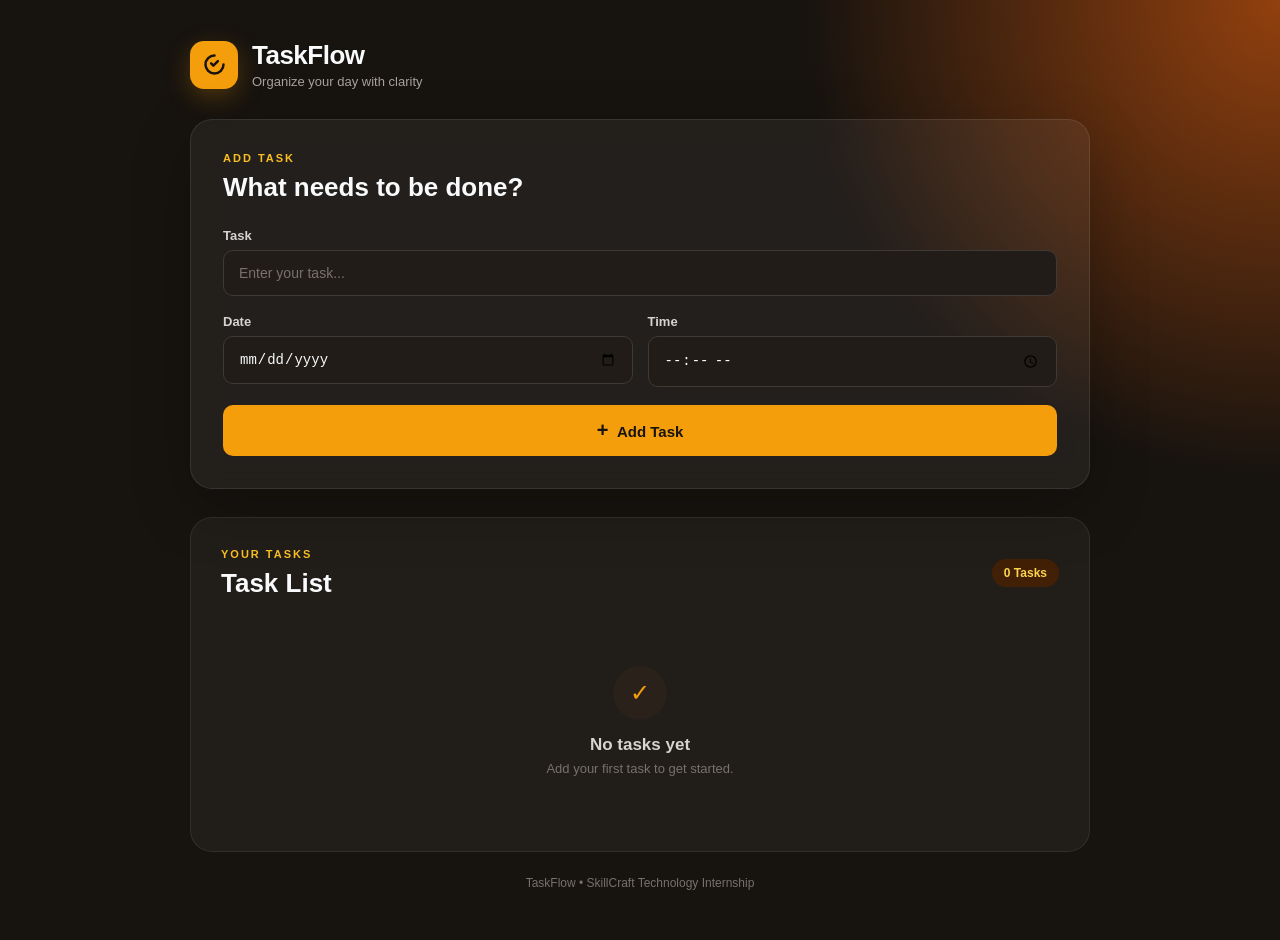
<file: index.html>
<!DOCTYPE html>
<html lang="en">

<head>
    <meta charset="UTF-8">

    <meta
        name="viewport"
        content="width=device-width, initial-scale=1.0">

    <title>TaskFlow | To-Do Web App</title>

    <link rel="stylesheet" href="style.css">
</head>

<body>

    <main class="app">

        <!-- Header -->
        <header class="app-header">

            <div class="brand">
                <div class="brand-logo">
                    <svg viewBox="0 0 24 24" aria-hidden="true">
                        <path d="M9 11L11 13L15 9"></path>
                        <path d="M20 12A8 8 0 1 1 12 4"></path>
                    </svg>
                </div>

                <div>
                    <h1>TaskFlow</h1>
                    <p>Organize your day with clarity</p>
                </div>
            </div>

        </header>


        <!-- Add Task Section -->
        <section class="task-form-section">

            <div class="section-title">
                <p class="section-label">ADD TASK</p>

                <h2>What needs to be done?</h2>
            </div>


            <form id="taskForm">

                <div class="input-group">

                    <label for="taskInput">
                        Task
                    </label>

                    <input
                        type="text"
                        id="taskInput"
                        placeholder="Enter your task..."
                        required>

                </div>


                <div class="form-row">

                    <div class="input-group">

                        <label for="taskDate">
                            Date
                        </label>

                        <input
                            type="date"
                            id="taskDate"
                            required>

                    </div>


                    <div class="input-group">

                        <label for="taskTime">
                            Time
                        </label>

                        <input
                            type="time"
                            id="taskTime"
                            required>

                    </div>

                </div>


                <button
                    type="submit"
                    class="add-task-btn">

                    <span>+</span>
                    Add Task

                </button>

            </form>

        </section>


        <!-- Task List Section -->
        <section class="tasks-section">

            <div class="tasks-header">

                <div>
                    <p class="section-label">
                        YOUR TASKS
                    </p>

                    <h2>Task List</h2>
                </div>

                <span id="taskCount">
                    0 Tasks
                </span>

            </div>


            <!-- Tasks appear here -->
            <div
                id="taskList"
                class="task-list">

                <div class="empty-state">

                    <div class="empty-icon">
                        ✓
                    </div>

                    <h3>No tasks yet</h3>

                    <p>
                        Add your first task to get started.
                    </p>

                </div>

            </div>

        </section>


        <!-- Footer -->
        <footer>
            TaskFlow • SkillCraft Technology Internship
        </footer>

    </main>


    <script src="script.js"></script>

</body>

</html>
</file>
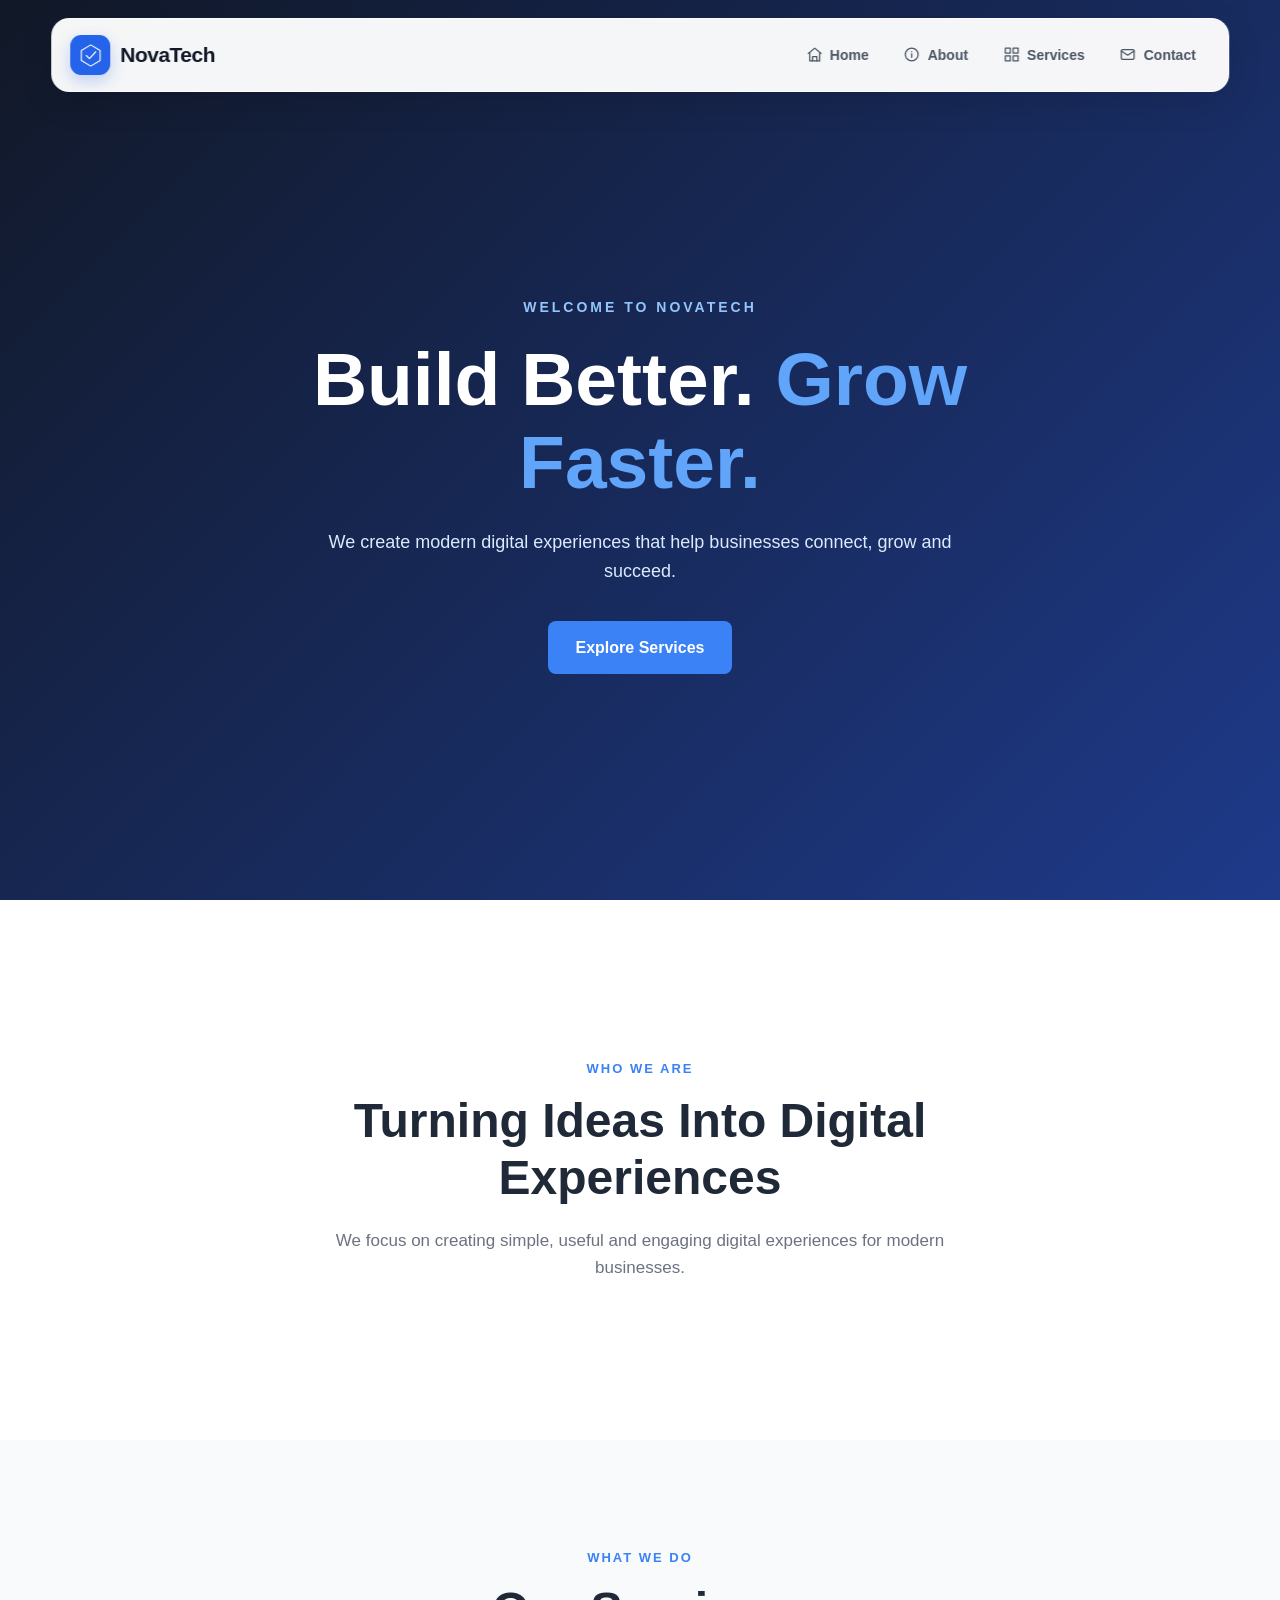
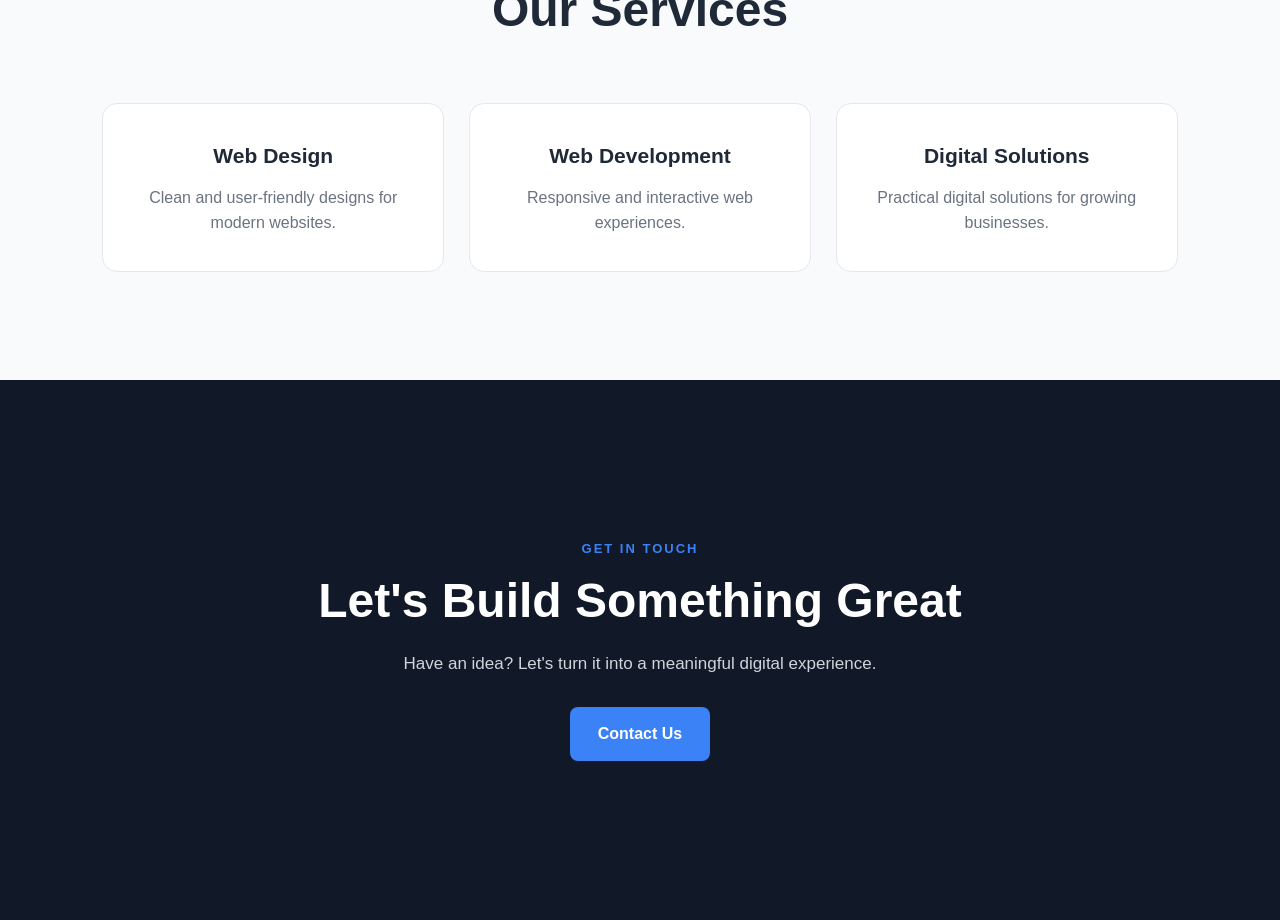
<file: Task-1-Landing-Page/index.html>
<!DOCTYPE html>
<html lang="en">
<head>
    <meta charset="UTF-8">

    <meta name="viewport" content="width=device-width, initial-scale=1.0">

    <title>NovaTech | Digital Solutions</title>

    <link rel="stylesheet" href="style.css">
</head>

<body>

   <!-- Navigation -->
    <nav id="navbar">

        <div class="nav-container">

            <!-- Logo -->
            <a href="#home" class="brand">

                <span class="brand-logo">
                    <svg viewBox="0 0 40 40" aria-hidden="true">
                        <path d="M20 3L35 12V28L20 37L5 28V12L20 3Z"></path>
                        <path d="M13 20L18 25L28 14"></path>
                    </svg>
                </span>

                <span class="brand-name">NovaTech</span>

            </a>


            <!-- Navigation Links -->
            <ul class="nav-links">

                <li>
                    <a href="#home" class="nav-item">
                        <svg viewBox="0 0 24 24" aria-hidden="true">
                            <path d="M3 10.5L12 3L21 10.5"></path>
                            <path d="M5 9.5V21H19V9.5"></path>
                            <path d="M9 21V15H15V21"></path>
                        </svg>
                        <span>Home</span>
                    </a>
                </li>


                <li>
                    <a href="#about" class="nav-item">
                        <svg viewBox="0 0 24 24" aria-hidden="true">
                            <circle cx="12" cy="12" r="9"></circle>
                            <path d="M12 11V16"></path>
                            <path d="M12 8H12.01"></path>
                        </svg>
                        <span>About</span>
                    </a>
                </li>


                <li>
                    <a href="#services" class="nav-item">
                        <svg viewBox="0 0 24 24" aria-hidden="true">
                            <rect x="3" y="3" width="7" height="7"></rect>
                            <rect x="14" y="3" width="7" height="7"></rect>
                            <rect x="3" y="14" width="7" height="7"></rect>
                            <rect x="14" y="14" width="7" height="7"></rect>
                        </svg>
                        <span>Services</span>
                    </a>
                </li>


                <li>
                    <a href="#contact" class="nav-item">
                        <svg viewBox="0 0 24 24" aria-hidden="true">
                            <rect x="3" y="5" width="18" height="14" rx="2"></rect>
                            <path d="M3 7L12 13L21 7"></path>
                        </svg>
                        <span>Contact</span>
                    </a>
                </li>

            </ul>

        </div>

    </nav>


    <!-- Home Section -->
    <section id="home" class="hero">

        <div class="hero-content">

            <p class="small-heading">WELCOME TO NOVATECH</p>

            <h1>Build Better. <span>Grow Faster.</span></h1>

            <p class="hero-text">
                We create modern digital experiences that help
                businesses connect, grow and succeed.
            </p>

            <a href="#services" class="hero-button">
                Explore Services
            </a>

        </div>

    </section>


    <!-- About Section -->
    <section id="about" class="section">

        <p class="section-label">WHO WE ARE</p>

        <h2>Turning Ideas Into Digital Experiences</h2>

        <p class="section-text">
            We focus on creating simple, useful and engaging
            digital experiences for modern businesses.
        </p>

    </section>


    <!-- Services Section -->
    <section id="services" class="section services-section">

        <p class="section-label">WHAT WE DO</p>

        <h2>Our Services</h2>

        <div class="service-container">

            <div class="service-card">
                <h3>Web Design</h3>
                <p>
                    Clean and user-friendly designs for modern websites.
                </p>
            </div>

            <div class="service-card">
                <h3>Web Development</h3>
                <p>
                    Responsive and interactive web experiences.
                </p>
            </div>

            <div class="service-card">
                <h3>Digital Solutions</h3>
                <p>
                    Practical digital solutions for growing businesses.
                </p>
            </div>

        </div>

    </section>


    <!-- Contact Section -->
    <section id="contact" class="section contact-section">

        <p class="section-label">GET IN TOUCH</p>

        <h2>Let's Build Something Great</h2>

        <p class="section-text">
            Have an idea? Let's turn it into a meaningful digital experience.
        </p>

        <a href="mailto:hello@novatech.com" class="hero-button">
            Contact Us
        </a>

    </section>


    <!-- JavaScript -->
    <script src="script.js"></script>

</body>
</html>
</file>
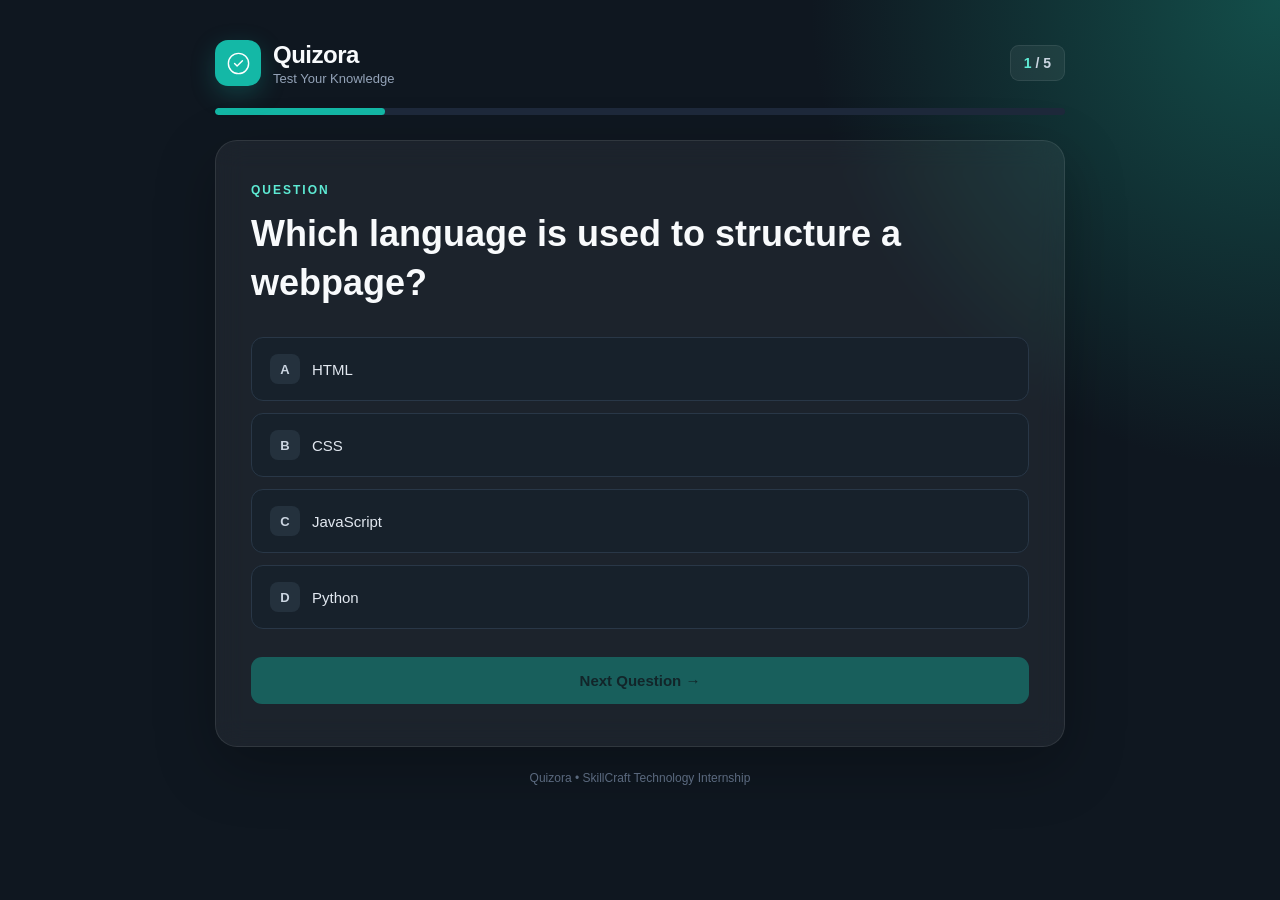
<file: Task-3-Quiz-Game/index.html>
<!DOCTYPE html>
<html lang="en">

<head>
    <meta charset="UTF-8">

    <meta name="viewport" content="width=device-width, initial-scale=1.0">

    <title>Quizora | Quiz Game</title>

    <link rel="stylesheet" href="style.css">
</head>

<body>

    <main class="quiz-app">

        <!-- Quiz Header -->
        <header class="quiz-header">

            <div class="brand">
                <div class="brand-icon">
                <svg viewBox="0 0 48 48" aria-hidden="true">
                    <circle cx="24" cy="24" r="18"></circle>
                    <path d="M17 24L21.5 28.5L31 19"></path>
                </svg>
            </div>
                <div>
                    <h1>Quizora</h1>
                    <p>Test Your Knowledge</p>
                </div>
            </div>

            <div class="question-counter">
                <span id="currentQuestion">1</span>
                /
                <span id="totalQuestions">5</span>
            </div>

        </header>


        <!-- Progress Bar -->

        <div class="progress-container">
            <div
                class="progress-bar"
                id="progressBar">
            </div>
        </div>


        <!-- Quiz Card -->

        <section class="quiz-card">

            <p class="question-label">
                QUESTION
            </p>

            <h2 id="question">
                Question will appear here
            </h2>


            <!-- Answer Options -->

            <div
                class="options"
                id="options">
            </div>


            <!-- Next Button -->

            <button
                id="nextBtn"
                class="next-btn"
                disabled>
                Next Question →
            </button>

        </section>


        <!-- Result -->

        <section
            class="result-card"
            id="resultCard"
            hidden>

            <div class="result-icon">
                ✓
            </div>

            <p class="question-label">
                QUIZ COMPLETED
            </p>

            <h2>Your Final Score</h2>

            <div class="score" id="score">
                0 / 5
            </div>

            <p
                class="result-message"
                id="resultMessage">
                Good effort!
            </p>

            <button
                id="restartBtn"
                class="next-btn">
                Play Again
            </button>

        </section>


        <footer>
            Quizora • SkillCraft Technology Internship
        </footer>

    </main>


    <script src="script.js"></script>

</body>

</html>
</file>
<file: style.css>
/* ==============================
   BASIC RESET
================================ */

* {
    margin: 0;
    padding: 0;
    box-sizing: border-box;
}

html {
    scroll-behavior: smooth;
}

body {
    min-height: 100vh;

    font-family: Arial, sans-serif;

    background:
        radial-gradient(
            circle at top right,
            #92400e,
            transparent 30%
        ),
        #17130f;

    color: #f8fafc;

    display: flex;
    justify-content: center;

    padding: 40px 20px;
}


/* ==============================
   MAIN APP
================================ */

.app {
    width: 100%;
    max-width: 900px;
}


/* ==============================
   HEADER
================================ */

.app-header {
    margin-bottom: 30px;
}

.brand {
    display: flex;
    align-items: center;
    gap: 14px;
}

.brand-logo {
    width: 48px;
    height: 48px;

    display: flex;
    align-items: center;
    justify-content: center;

    border-radius: 14px;

    background: #f59e0b;

    box-shadow:
        0 8px 25px rgba(245, 158, 11, 0.25);
}

.brand-logo svg {
    width: 27px;
    height: 27px;

    fill: none;

    stroke: #17130f;

    stroke-width: 2.2;

    stroke-linecap: round;
    stroke-linejoin: round;
}

.brand h1 {
    font-size: 26px;

    letter-spacing: -0.5px;
}

.brand p {
    margin-top: 3px;

    color: #a8a29e;

    font-size: 13px;
}


/* ==============================
   ADD TASK SECTION
================================ */

.task-form-section {
    padding: 32px;

    background: rgba(255, 255, 255, 0.055);

    border: 1px solid rgba(255, 255, 255, 0.09);

    border-radius: 22px;

    backdrop-filter: blur(14px);

    box-shadow:
        0 20px 60px rgba(0, 0, 0, 0.22);

    margin-bottom: 28px;
}

.section-title {
    margin-bottom: 25px;
}

.section-label {
    color: #fbbf24;

    font-size: 11px;

    font-weight: 800;

    letter-spacing: 2px;

    margin-bottom: 8px;
}

.section-title h2,
.tasks-header h2 {
    font-size: 26px;

    color: #f8fafc;
}


/* ==============================
   FORM
================================ */

#taskForm {
    display: flex;
    flex-direction: column;

    gap: 18px;
}

.input-group {
    display: flex;
    flex-direction: column;

    gap: 7px;
}

.input-group label {
    color: #d6d3d1;

    font-size: 13px;

    font-weight: 600;
}

.input-group input {
    width: 100%;

    padding: 14px 15px;

    border: 1px solid #3f3a35;

    border-radius: 10px;

    background: #211c17;

    color: #f8fafc;

    font-size: 14px;

    outline: none;

    transition:
        border-color 0.25s ease,
        box-shadow 0.25s ease;
}

.input-group input::placeholder {
    color: #78716c;
}

.input-group input:focus {
    border-color: #f59e0b;

    box-shadow:
        0 0 0 3px rgba(245, 158, 11, 0.12);
}


/* Date/time row */

.form-row {
    display: grid;

    grid-template-columns: 1fr 1fr;

    gap: 15px;
}


/* ==============================
   ADD BUTTON
================================ */

.add-task-btn {
    width: 100%;

    padding: 14px 20px;

    border: none;

    border-radius: 10px;

    background: #f59e0b;

    color: #17130f;

    font-size: 15px;

    font-weight: 800;

    cursor: pointer;

    transition:
        background 0.25s ease,
        transform 0.25s ease,
        box-shadow 0.25s ease;
}

.add-task-btn span {
    font-size: 20px;

    margin-right: 5px;
}

.add-task-btn:hover {
    background: #fbbf24;

    transform: translateY(-2px);

    box-shadow:
        0 10px 25px rgba(245, 158, 11, 0.20);
}


/* ==============================
   TASKS SECTION
================================ */

.tasks-section {
    padding: 30px;

    background: rgba(255, 255, 255, 0.045);

    border: 1px solid rgba(255, 255, 255, 0.08);

    border-radius: 22px;
}

.tasks-header {
    display: flex;

    align-items: center;

    justify-content: space-between;

    margin-bottom: 22px;
}

#taskCount {
    padding: 7px 12px;

    border-radius: 20px;

    background: #422006;

    color: #fcd34d;

    font-size: 12px;

    font-weight: 800;
}


/* ==============================
   TASK LIST
================================ */

.task-list {
    display: flex;

    flex-direction: column;

    gap: 12px;
}


/* ==============================
   INDIVIDUAL TASK
================================ */

.task-item {
    padding: 18px;

    display: flex;

    align-items: center;

    justify-content: space-between;

    gap: 18px;

    background: #211c17;

    border: 1px solid #3f3a35;

    border-radius: 14px;

    transition:
        border-color 0.25s ease,
        transform 0.25s ease,
        background 0.25s ease;
}

.task-item:hover {
    border-color: #6b5b45;

    transform: translateY(-1px);

    background: #261f19;
}


/* Task information */

.task-info {
    min-width: 0;

    flex: 1;
}

.task-title {
    color: #f5f5f4;

    font-size: 16px;

    font-weight: 700;

    word-break: break-word;

    margin-bottom: 6px;
}

.task-meta {
    color: #a8a29e;

    font-size: 12px;
}


/* Completed task */

.task-item.completed {
    opacity: 0.65;
}

.task-item.completed .task-title {
    text-decoration: line-through;

    color: #a8a29e;
}


/* ==============================
   TASK ACTIONS
================================ */

.task-actions {
    display: flex;

    align-items: center;

    gap: 7px;

    flex-shrink: 0;
}

.task-action {
    border: 1px solid #4a4035;

    background: #2a231c;

    color: #d6d3d1;

    padding: 8px 10px;

    border-radius: 8px;

    cursor: pointer;

    font-size: 12px;

    font-weight: 700;

    transition:
        background 0.25s ease,
        color 0.25s ease,
        transform 0.25s ease;
}

.task-action:hover {
    transform: translateY(-1px);
}

.complete-btn:hover {
    background: #14532d;

    color: #bbf7d0;
}

.edit-btn:hover {
    background: #78350f;

    color: #fde68a;
}


/* ==============================
   EMPTY STATE
================================ */

.empty-state {
    text-align: center;

    padding: 45px 20px;

    color: #78716c;
}

.empty-icon {
    width: 54px;
    height: 54px;

    margin: 0 auto 15px;

    display: flex;

    align-items: center;
    justify-content: center;

    border-radius: 50%;

    background: #29211a;

    color: #f59e0b;

    font-size: 24px;
}

.empty-state h3 {
    color: #d6d3d1;

    font-size: 17px;

    margin-bottom: 6px;
}

.empty-state p {
    font-size: 13px;
}


/* ==============================
   FOOTER
================================ */

footer {
    text-align: center;

    padding: 24px 0 10px;

    color: #78716c;

    font-size: 12px;
}


/* ==============================
   MOBILE RESPONSIVE
================================ */

@media (max-width: 600px) {

    body {
        padding: 25px 14px;
    }

    .task-form-section,
    .tasks-section {
        padding: 22px 17px;

        border-radius: 18px;
    }

    .form-row {
        grid-template-columns: 1fr;
    }

    .tasks-header {
        align-items: flex-start;

        gap: 12px;
    }

    .section-title h2,
    .tasks-header h2 {
        font-size: 23px;
    }

    .task-item {
        flex-direction: column;

        align-items: stretch;

        gap: 14px;
    }

    .task-actions {
        justify-content: flex-end;
    }

    .brand h1 {
        font-size: 22px;
    }

}
</file>
<file: Task-1-Landing-Page/style.css>
/* ==============================
   BASIC RESET
================================ */

* {
    margin: 0;
    padding: 0;
    box-sizing: border-box;
}

html {
    scroll-behavior: smooth;
}

body {
    font-family: Arial, sans-serif;
    color: #1f2937;
    background: #ffffff;
    line-height: 1.6;
}


/* ==============================
   NAVIGATION BAR
================================ */

#navbar {
    position: fixed;
    top: 18px;
    left: 50%;
    transform: translateX(-50%);

    width: 92%;
    max-width: 1200px;

    z-index: 1000;

    background: rgba(255, 255, 255, 0.96);

    border: 1px solid rgba(255, 255, 255, 0.7);
    border-radius: 18px;

    box-shadow: 0 10px 35px rgba(0, 0, 0, 0.12);

    backdrop-filter: blur(12px);

    transition: all 0.3s ease;
}


/* Navigation container */

.nav-container {
    min-height: 72px;

    padding: 0 18px;

    display: flex;
    align-items: center;
    justify-content: space-between;

    gap: 30px;
}


/* ==============================
   BRAND / LOGO
================================ */

.brand {
    display: flex;
    align-items: center;

    gap: 10px;

    text-decoration: none;

    flex-shrink: 0;
}

.brand-logo {
    width: 40px;
    height: 40px;

    display: flex;
    align-items: center;
    justify-content: center;

    border-radius: 11px;

    background: #2563eb;

    box-shadow: 0 6px 15px rgba(37, 99, 235, 0.25);
}

.brand-logo svg {
    width: 25px;
    height: 25px;

    fill: none;

    stroke: white;

    stroke-width: 1.8;

    stroke-linecap: round;
    stroke-linejoin: round;
}

.brand-name {
    font-size: 21px;

    font-weight: 800;

    letter-spacing: -0.5px;

    color: #111827;
}


/* ==============================
   NAVIGATION LINKS
================================ */

.nav-links {
    display: flex;

    align-items: center;

    gap: 7px;

    list-style: none;
}

.nav-item {
    display: flex;

    align-items: center;

    gap: 7px;

    padding: 10px 14px;

    border-radius: 10px;

    text-decoration: none;

    color: #4b5563;

    font-size: 14px;

    font-weight: 600;

    transition:
        background 0.3s ease,
        color 0.3s ease,
        transform 0.3s ease;
}


/* Navigation icons */

.nav-item svg {
    width: 17px;
    height: 17px;

    fill: none;

    stroke: currentColor;

    stroke-width: 1.8;

    stroke-linecap: round;
    stroke-linejoin: round;
}


/* Hover effect */

.nav-item:hover {
    background: #eff6ff;
    color: #2563eb;
    transform: translateY(-1px);
    box-shadow: 0 5px 15px rgba(37, 99, 235, 0.20);
}


/* Active navigation item */

.nav-item.active {
    background: #2563eb;
    color: white;
    box-shadow: 0 5px 15px rgba(37, 99, 235, 0.20);
}


/* ==============================
   NAVBAR AFTER SCROLLING
================================ */

#navbar.scrolled {
    top: 10px;

    background: rgba(17, 24, 39, 0.96);

    border-color: rgba(255, 255, 255, 0.08);

    box-shadow: 0 12px 35px rgba(0, 0, 0, 0.25);
}

#navbar.scrolled .brand-name {
    color: white;
}

#navbar.scrolled .nav-item {
    color: #d1d5db;
}

#navbar.scrolled .nav-item:hover {
    background: rgba(255, 255, 255, 0.08);

    color: #93c5fd;
}

#navbar.scrolled .nav-item.active {
    background: #3b82f6;

    color: white;
}


/* ==============================
   HERO SECTION
================================ */

.hero {
    min-height: 100vh;

    display: flex;

    justify-content: center;
    align-items: center;

    text-align: center;

    padding: 150px 8% 80px;

    background:
        linear-gradient(
            135deg,
            #111827,
            #1e3a8a
        );

    color: white;
}

.hero-content {
    max-width: 800px;
}

.small-heading {
    font-size: 14px;

    font-weight: bold;

    letter-spacing: 3px;

    margin-bottom: 20px;

    color: #93c5fd;
}

.hero h1 {
    font-size: clamp(40px, 7vw, 75px);

    line-height: 1.1;

    margin-bottom: 25px;
}

.hero h1 span {
    color: #60a5fa;
}

.hero-text {
    max-width: 650px;

    margin: 0 auto 35px;

    font-size: 18px;

    color: #dbeafe;
}


/* Hero button */

.hero-button {
    display: inline-block;

    padding: 14px 28px;

    background: #3b82f6;

    color: white;

    text-decoration: none;

    border-radius: 8px;

    font-weight: bold;

    transition: all 0.3s ease;
}

.hero-button:hover {
    background: #2563eb;

    transform: translateY(-3px);

    box-shadow: 0 10px 25px rgba(37, 99, 235, 0.3);
}


/* ==============================
   GENERAL SECTIONS
================================ */

.section {
    min-height: 60vh;

    padding: 100px 8%;

    text-align: center;

    display: flex;

    flex-direction: column;

    justify-content: center;

    align-items: center;
}

.section-label {
    color: #3b82f6;

    font-size: 13px;

    font-weight: bold;

    letter-spacing: 2px;

    margin-bottom: 12px;
}

.section h2 {
    font-size: clamp(30px, 5vw, 48px);

    line-height: 1.2;

    margin-bottom: 20px;

    max-width: 800px;
}

.section-text {
    max-width: 650px;

    color: #6b7280;

    font-size: 17px;
}


/* ==============================
   SERVICES
================================ */

.services-section {
    background: #f8fafc;
}

.service-container {
    width: 100%;

    max-width: 1100px;

    margin-top: 45px;

    display: grid;

    grid-template-columns: repeat(3, 1fr);

    gap: 25px;
}

.service-card {
    padding: 35px 25px;

    background: white;

    border-radius: 15px;

    border: 1px solid #e5e7eb;

    transition: all 0.3s ease;
}

.service-card:hover {
    transform: translateY(-8px);

    box-shadow: 0 15px 35px rgba(0, 0, 0, 0.08);
}

.service-card h3 {
    margin-bottom: 12px;

    font-size: 21px;
}

.service-card p {
    color: #6b7280;
}


/* ==============================
   CONTACT
================================ */

.contact-section {
    background: #111827;

    color: white;
}

.contact-section .section-text {
    color: #d1d5db;

    margin-bottom: 30px;
}

.contact-section .hero-button {
    display: inline-block;

    padding: 14px 28px;

    background: #3b82f6;

    color: #ffffff;

    text-decoration: none;

    border-radius: 8px;

    font-weight: 700;

    transition: all 0.3s ease;
}

.contact-section .hero-button:hover {
    background: #2563eb;

    color: #ffffff;

    transform: translateY(-3px);

    box-shadow: 0 10px 25px rgba(37, 99, 235, 0.3);
}


/* ==============================
   MOBILE RESPONSIVE
================================ */

@media (max-width: 768px) {

    #navbar {
        top: 10px;

        width: 94%;

        border-radius: 15px;
    }

    .nav-container {
        min-height: auto;

        padding: 12px;

        flex-direction: column;

        gap: 10px;
    }

    .brand {
        width: 100%;

        justify-content: center;
    }

    .nav-links {
        width: 100%;

        justify-content: center;

        flex-wrap: wrap;

        gap: 5px;
    }

    .nav-item {
        padding: 8px 10px;

        font-size: 13px;
    }

    .nav-item svg {
        width: 15px;
        height: 15px;
    }

    .hero {
        padding-left: 5%;

        padding-right: 5%;
    }

    .hero-text {
        font-size: 16px;
    }

    .section {
        padding: 80px 5%;
    }

    .service-container {
        grid-template-columns: 1fr;
    }
}
</file>
<file: Task-3-Quiz-Game/style.css>
/* ==============================
   BASIC RESET
================================ */

* {
    margin: 0;
    padding: 0;
    box-sizing: border-box;
}

html {
    scroll-behavior: smooth;
}

body {
    min-height: 100vh;

    font-family: Arial, sans-serif;

    background:
        radial-gradient(
            circle at top right,
            #134e4a,
            transparent 30%
        ),
        #0f1720;

    color: #f8fafc;

    display: flex;
    justify-content: center;

    padding: 40px 20px;
}


/* ==============================
   MAIN APPLICATION
================================ */

.quiz-app {
    width: 100%;
    max-width: 850px;
}


/* ==============================
   HEADER
================================ */

.quiz-header {
    display: flex;

    align-items: center;

    justify-content: space-between;

    margin-bottom: 22px;
}

.brand {
    display: flex;

    align-items: center;

    gap: 12px;
}

.brand-icon {
    width: 46px;
    height: 46px;

    display: flex;
    align-items: center;
    justify-content: center;

    border-radius: 13px;

    background: #14b8a6;

    box-shadow:
        0 8px 25px rgba(20, 184, 166, 0.25);
}

.brand-icon svg {
    width: 27px;
    height: 27px;

    fill: none;

    stroke: white;

    stroke-width: 2.5;

    stroke-linecap: round;

    stroke-linejoin: round;
}

.brand h1 {
    font-size: 24px;

    letter-spacing: -0.5px;
}

.brand p {
    margin-top: 2px;

    color: #94a3b8;

    font-size: 13px;
}


/* Question counter */

.question-counter {
    padding: 9px 13px;

    border-radius: 9px;

    background: rgba(255, 255, 255, 0.06);

    border: 1px solid rgba(255, 255, 255, 0.08);

    color: #cbd5e1;

    font-size: 14px;

    font-weight: 700;
}

#currentQuestion {
    color: #5eead4;
}


/* ==============================
   PROGRESS BAR
================================ */

.progress-container {
    width: 100%;

    height: 7px;

    background: #1e293b;

    border-radius: 20px;

    overflow: hidden;

    margin-bottom: 25px;
}

.progress-bar {
    width: 20%;

    height: 100%;

    background: #14b8a6;

    border-radius: inherit;

    transition: width 0.3s ease;
}


/* ==============================
   QUIZ CARD
================================ */

.quiz-card,
.result-card {
    padding: 42px 35px;

    background: rgba(255, 255, 255, 0.055);

    border: 1px solid rgba(255, 255, 255, 0.09);

    border-radius: 22px;

    backdrop-filter: blur(14px);

    box-shadow:
        0 20px 60px rgba(0, 0, 0, 0.25);
}


/* Small label */

.question-label {
    color: #5eead4;

    font-size: 12px;

    font-weight: 800;

    letter-spacing: 2px;

    margin-bottom: 13px;
}


/* Question */

.quiz-card h2 {
    font-size: clamp(25px, 4vw, 36px);

    line-height: 1.35;

    margin-bottom: 30px;

    color: #f8fafc;
}


/* ==============================
   ANSWER OPTIONS
================================ */

.options {
    display: flex;

    flex-direction: column;

    gap: 12px;

    margin-bottom: 28px;
}

.option {
    width: 100%;

    padding: 16px 18px;

    display: flex;

    align-items: center;

    gap: 12px;

    background: #17212b;

    color: #e2e8f0;

    border: 1px solid #293747;

    border-radius: 12px;

    cursor: pointer;

    text-align: left;

    font-size: 15px;

    transition:
        background 0.25s ease,
        border-color 0.25s ease,
        transform 0.25s ease;
}

.option:hover {
    background: #1d2b37;

    border-color: #14b8a6;

    transform: translateY(-1px);
}


/* Option number */

.option-number {
    width: 30px;
    height: 30px;

    flex-shrink: 0;

    display: flex;

    align-items: center;
    justify-content: center;

    border-radius: 8px;

    background: #24313d;

    color: #cbd5e1;

    font-size: 13px;

    font-weight: 800;
}


/* Selected option */

.option.selected {
    background: rgba(20, 184, 166, 0.13);

    border-color: #14b8a6;

    color: #ecfeff;
}

.option.selected .option-number {
    background: #14b8a6;

    color: #062a27;
}


/* Correct answer */

.option.correct {
    background: rgba(34, 197, 94, 0.12);

    border-color: #22c55e;

    color: #dcfce7;
}


/* Wrong answer */

.option.wrong {
    background: rgba(239, 68, 68, 0.12);

    border-color: #ef4444;

    color: #fee2e2;
}


/* ==============================
   NEXT BUTTON
================================ */

.next-btn {
    width: 100%;

    border: none;

    padding: 15px 20px;

    border-radius: 11px;

    background: #14b8a6;

    color: #062a27;

    font-size: 15px;

    font-weight: 800;

    cursor: pointer;

    transition:
        transform 0.25s ease,
        background 0.25s ease,
        box-shadow 0.25s ease;
}

.next-btn:hover:not(:disabled) {
    background: #2dd4bf;

    transform: translateY(-2px);

    box-shadow:
        0 10px 25px rgba(20, 184, 166, 0.2);
}

.next-btn:disabled {
    opacity: 0.4;

    cursor: not-allowed;
}


/* ==============================
   RESULT CARD
================================ */

.result-card {
    text-align: center;
}

.result-icon {
    width: 65px;
    height: 65px;

    margin: 0 auto 20px;

    display: flex;

    align-items: center;
    justify-content: center;

    border-radius: 50%;

    background: #14b8a6;

    color: #062a27;

    font-size: 30px;

    font-weight: bold;

    box-shadow:
        0 10px 25px rgba(20, 184, 166, 0.2);
}

.result-card h2 {
    margin-bottom: 18px;

    font-size: 30px;
}

.score {
    font-size: clamp(45px, 8vw, 70px);

    font-weight: 800;

    color: #5eead4;

    margin-bottom: 10px;
}

.result-message {
    color: #94a3b8;

    margin-bottom: 28px;
}


/* ==============================
   FOOTER
================================ */

footer {
    text-align: center;

    padding: 24px 0 10px;

    color: #64748b;

    font-size: 12px;
}


/* ==============================
   MOBILE RESPONSIVE
================================ */

@media (max-width: 600px) {

    body {
        padding: 25px 14px;
    }

    .quiz-header {
        align-items: flex-start;

        gap: 15px;
    }

    .brand h1 {
        font-size: 21px;
    }

    .question-counter {
        font-size: 12px;
    }

    .quiz-card,
    .result-card {
        padding: 30px 18px;

        border-radius: 18px;
    }

    .quiz-card h2 {
        font-size: 24px;
    }

    .option {
        padding: 14px;
    }

}
</file>
